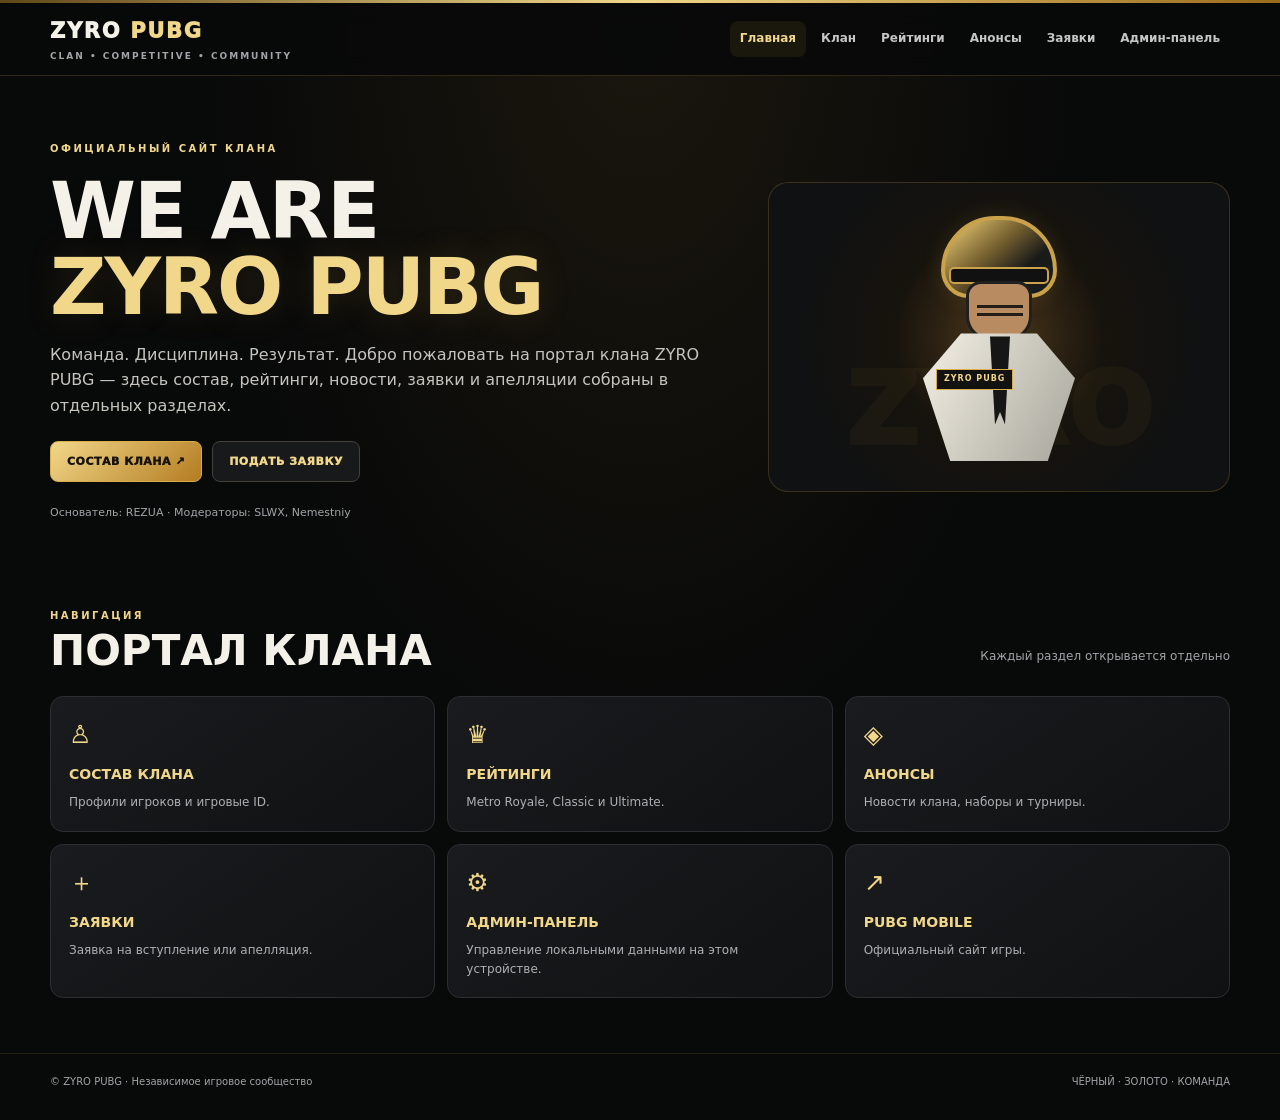
<file: index.html>
<!doctype html><html lang="ru"><head><meta charset="utf-8"><meta name="viewport" content="width=device-width,initial-scale=1"><meta name="theme-color" content="#080909"><title>Главная — ZYRO PUBG</title><meta name="description" content="Официальный сайт клана ZYRO PUBG"><style>
:root{--bg:#080909;--panel:#121416;--panel2:#191b1e;--line:#2c2e31;--gold:#d8ad4a;--gold2:#f1d789;--text:#f4f1e8;--muted:#a2a4a8;--red:#d85d51;--green:#62d5a0}
*{box-sizing:border-box}html{scroll-behavior:smooth}body{margin:0;background:radial-gradient(ellipse at top,#1b170e 0,#080909 48%);color:var(--text);font:15px/1.6 system-ui,-apple-system,BlinkMacSystemFont,"Segoe UI",sans-serif}a{color:inherit;text-decoration:none}button,input,textarea,select{font:inherit}.wrap{width:min(1180px,calc(100% - 28px));margin:auto}.topline{height:3px;background:linear-gradient(90deg,#604719,var(--gold2),#9b6b1d)}header{position:sticky;top:0;z-index:20;background:#080909ed;backdrop-filter:blur(12px);border-bottom:1px solid #d8ad4a30}.nav{min-height:72px;display:flex;align-items:center;justify-content:space-between;gap:16px}.brand{font-size:21px;font-weight:1000;letter-spacing:1.7px}.brand span{color:var(--gold2)}.brand small{display:block;font-size:9px;letter-spacing:2px;color:var(--muted);font-weight:700}.navlinks{display:flex;gap:5px;align-items:center;flex-wrap:wrap}.navlinks a{padding:8px 10px;border-radius:8px;color:#c6c6c6;font-size:12px;font-weight:800}.navlinks a:hover,.navlinks a.active{background:#d8ad4a16;color:var(--gold2)}.menu-btn{display:none;background:#191b1e;border:1px solid var(--line);color:var(--gold2);border-radius:8px;padding:8px 10px}.hero{display:grid;grid-template-columns:1.2fr .8fr;gap:25px;align-items:center;padding:65px 0 50px;min-height:450px}.eyebrow{color:var(--gold2);font-size:10px;letter-spacing:2.5px;font-weight:900}.hero h1{font-size:clamp(42px,7vw,78px);line-height:.98;letter-spacing:-2px;margin:16px 0}.hero h1 span{color:var(--gold2);text-shadow:0 0 35px #d8ad4a25}.lead{color:#c5c4bf;max-width:650px;font-size:16px}.actions{display:flex;gap:10px;flex-wrap:wrap;margin:22px 0}.btn{display:inline-flex;align-items:center;justify-content:center;border:1px solid var(--gold);background:linear-gradient(135deg,var(--gold2),#b47c21);color:#171208;padding:11px 16px;border-radius:8px;font-size:11px;font-weight:1000;letter-spacing:.5px;cursor:pointer}.btn.ghost,.btn.secondary{background:#17191b;color:var(--gold2);border-color:#45403a}.form-note,.muted{font-size:11px;color:var(--muted)}.hero-art{min-height:310px;display:grid;place-items:center;border:1px solid #d8ad4a35;border-radius:20px;background:radial-gradient(circle,#4b371b 0,#17130d 38%,#101112 72%);overflow:hidden;position:relative}.hero-art:before{content:"ZYRO";font-size:100px;font-weight:1000;color:#d8ad4a0c;position:absolute;bottom:0}.fighter{width:190px;height:265px;position:relative;z-index:1}.helmet{position:absolute;top:12px;left:37px;width:116px;height:82px;border-radius:55px 55px 28px 28px;background:linear-gradient(140deg,#f5d77b,#76602f 42%,#191a1a 70%);border:4px solid #c9a249;box-shadow:0 0 22px #d8ad4a25}.helmet:after{content:"";position:absolute;left:4px;right:4px;bottom:10px;height:13px;background:#111;border:2px solid #c9a249;border-radius:5px}.face{position:absolute;top:77px;left:62px;width:66px;height:60px;background:#b98b61;border-radius:15px 15px 25px 25px;border:3px solid #202020}.face:after{content:"";position:absolute;top:21px;left:8px;width:46px;height:5px;border-top:3px solid #211d19;border-bottom:3px solid #211d19}.shirt{position:absolute;top:129px;left:19px;width:152px;height:128px;background:linear-gradient(120deg,#f4f0e5,#a7a49b);clip-path:polygon(25% 0,75% 0,100% 35%,82% 100%,18% 100%,0 35%);border:0}.tie{position:absolute;top:132px;left:86px;width:20px;height:88px;background:#161616;clip-path:polygon(0 0,100% 0,75% 100%,50% 86%,25% 100%)}.badge{position:absolute;top:165px;left:32px;background:#121212;color:var(--gold2);border:1px solid var(--gold);padding:3px 7px;font-size:8px;font-weight:900;letter-spacing:1px}.section{padding:25px 0 55px}.section-title{display:flex;justify-content:space-between;align-items:end;gap:15px;margin-bottom:18px}.section-title h2,.pagehead h1{margin:4px 0;font-size:clamp(27px,4vw,42px);line-height:1.1}.section-title p,.pagehead p{color:var(--muted);font-size:12px}.grid{display:grid;grid-template-columns:repeat(3,1fr);gap:12px}.tile,.panel,.player-button,.profile-card,.stat{border:1px solid var(--line);border-radius:13px;background:linear-gradient(145deg,#191b1e,#101112);padding:18px}.tile{transition:transform .2s,border-color .2s}.tile:hover{transform:translateY(-3px);border-color:#94722e}.ico{color:var(--gold2);font-size:25px}.tile h3{margin:8px 0;color:var(--gold2);font-size:14px}.tile p{margin:0;color:#aeb0b2;font-size:12px}.footer{border-top:1px solid #d8ad4a20;color:var(--muted);font-size:10px;padding:20px 0 30px}.footer .wrap{display:flex;justify-content:space-between;gap:10px;flex-wrap:wrap}.pagehead{padding:42px 0 22px}.pagehead p{max-width:750px;font-size:13px}.roster-layout{display:grid;grid-template-columns:300px 1fr;gap:14px}.roster-list{display:grid;gap:8px;align-content:start}.player-button{width:100%;text-align:left;display:flex;align-items:center;justify-content:space-between;color:var(--text);cursor:pointer}.player-button.active,.player-button:hover{border-color:var(--gold);background:#2a2212}.player-button small{display:block;color:var(--muted)}.player-button b{color:var(--gold2)}.profile-card{display:grid;grid-template-columns:190px 1fr;gap:20px;align-items:center;min-height:300px;animation:appear .3s ease}.profile-card .hero-art{min-height:260px}.profile-card h2{color:var(--gold2);font-size:28px;margin:5px 0}.profile-card .id{display:inline-block;background:#0b0c0d;border:1px solid var(--line);padding:8px 10px;border-radius:7px;font-family:monospace}.stats{display:grid;grid-template-columns:repeat(3,1fr);gap:10px;margin:18px 0}.stat strong{display:block;color:var(--gold2);font-size:21px}.stat span{font-size:10px;color:var(--muted)}.table-wrap{overflow:auto;border:1px solid var(--line);border-radius:10px}table{border-collapse:collapse;width:100%;min-width:560px;background:#111314}th,td{text-align:left;padding:12px;border-bottom:1px solid var(--line);font-size:12px}th{color:var(--gold2);font-size:10px;text-transform:uppercase;letter-spacing:1px}td{color:#ddd}.rank{color:var(--gold2);font-weight:900}.news-list{display:grid;gap:12px}.news-card{padding:18px;border:1px solid var(--line);border-radius:12px;background:linear-gradient(135deg,#1b1b19,#101112)}.news-card h3{margin:5px 0;color:var(--gold2)}.news-card p{color:#c2c2c0;font-size:13px}.tag{display:inline-block;border:1px solid #705827;background:#d8ad4a12;color:var(--gold2);padding:3px 8px;border-radius:5px;font-size:9px;font-weight:900}.form-grid{display:grid;grid-template-columns:1fr 1fr;gap:12px}.field{display:grid;gap:5px;margin-bottom:13px}.field label{font-size:11px;color:var(--gold2);font-weight:800}.field input,.field textarea,.field select{width:100%;background:#090a0b;border:1px solid #3a3b3d;color:var(--text);border-radius:8px;padding:11px;outline:none}.field textarea{min-height:100px;resize:vertical}.field input:focus,.field textarea:focus,.field select:focus{border-color:var(--gold)}.notice{padding:12px;background:#292111;border:1px solid #6c5427;color:#ddca94;border-radius:9px;font-size:11px;margin:12px 0}.hidden{display:none!important}.admin-layout{display:grid;grid-template-columns:220px 1fr;gap:14px}.admin-nav{display:grid;gap:7px;align-content:start}.admin-nav button{background:#17191b;border:1px solid var(--line);border-radius:8px;padding:10px;text-align:left;color:var(--text);cursor:pointer}.admin-nav button.active{border-color:var(--gold);color:var(--gold2)}.admin-view{display:none}.admin-view.active{display:block}.toast{padding:10px;color:var(--green);font-size:12px}.profile-mini{display:flex;gap:10px;align-items:center}.profile-mini .fighter{transform:scale(.45);transform-origin:top left;margin-right:-90px;margin-bottom:-140px}.empty{padding:22px;text-align:center;color:var(--muted);border:1px dashed var(--line);border-radius:10px}@keyframes appear{from{opacity:0;transform:translateY(8px)}to{opacity:1;transform:translateY(0)}}@media(max-width:780px){.nav{padding:10px 0;flex-wrap:wrap}.menu-btn{display:block}.navlinks{display:none;width:100%;flex-direction:column;align-items:stretch}.navlinks.open{display:flex}.navlinks a{padding:11px}.hero{grid-template-columns:1fr;padding-top:35px}.hero-art{min-height:280px}.grid{grid-template-columns:1fr 1fr}.roster-layout,.admin-layout{grid-template-columns:1fr}.profile-card{grid-template-columns:1fr}.profile-card .hero-art{min-height:220px}.form-grid{grid-template-columns:1fr}.stats{grid-template-columns:1fr 1fr}}@media(max-width:450px){.grid{grid-template-columns:1fr}.hero h1{font-size:46px}.section-title{align-items:start;flex-direction:column}.footer .wrap{flex-direction:column}}
</style></head><body><div class="topline"></div><header><div class="wrap nav"><a class="brand" href="index.html">ZYRO <span>PUBG</span><small>CLAN • COMPETITIVE • COMMUNITY</small></a><button class="menu-btn" aria-label="Открыть меню" onclick="document.querySelector('.navlinks').classList.toggle('open')">☰ МЕНЮ</button><nav class="navlinks"><a href="index.html" class="active">Главная</a><a href="clan.html" class="">Клан</a><a href="ratings.html" class="">Рейтинги</a><a href="news.html" class="">Анонсы</a><a href="apply.html" class="">Заявки</a><a href="admin.html" class="">Админ-панель</a></nav></div></header><main><section class="wrap hero"><div><div class="eyebrow">ОФИЦИАЛЬНЫЙ САЙТ КЛАНА</div><h1>WE ARE<br><span>ZYRO PUBG</span></h1><p class="lead">Команда. Дисциплина. Результат. Добро пожаловать на портал клана ZYRO PUBG — здесь состав, рейтинги, новости, заявки и апелляции собраны в отдельных разделах.</p><div class="actions"><a class="btn" href="clan.html">СОСТАВ КЛАНА ↗</a><a class="btn ghost" href="apply.html">ПОДАТЬ ЗАЯВКУ</a></div><p class="form-note">Основатель: REZUA · Модераторы: SLWX, Nemestniy</p></div><div class="hero-art"><div class="fighter" aria-label="Стилизованный персонаж ZYRO"><div class="helmet"></div><div class="face"></div><div class="shirt"></div><div class="tie"></div><div class="badge">ZYRO PUBG</div></div></div></section><section class="wrap section"><div class="section-title"><div><div class="eyebrow">НАВИГАЦИЯ</div><h2>ПОРТАЛ КЛАНА</h2></div><p>Каждый раздел открывается отдельно</p></div><div class="grid"><a class="tile" href="clan.html"><div class="ico">♙</div><h3>СОСТАВ КЛАНА</h3><p>Профили игроков и игровые ID.</p></a><a class="tile" href="ratings.html"><div class="ico">♛</div><h3>РЕЙТИНГИ</h3><p>Metro Royale, Classic и Ultimate.</p></a><a class="tile" href="news.html"><div class="ico">◈</div><h3>АНОНСЫ</h3><p>Новости клана, наборы и турниры.</p></a><a class="tile" href="apply.html"><div class="ico">＋</div><h3>ЗАЯВКИ</h3><p>Заявка на вступление или апелляция.</p></a><a class="tile" href="admin.html"><div class="ico">⚙</div><h3>АДМИН-ПАНЕЛЬ</h3><p>Управление локальными данными на этом устройстве.</p></a><a class="tile" href="https://www.pubgmobile.com/" target="_blank" rel="noopener"><div class="ico">↗</div><h3>PUBG MOBILE</h3><p>Официальный сайт игры.</p></a></div></section></main><footer class="footer"><div class="wrap"><span>© ZYRO PUBG · Независимое игровое сообщество</span><span>ЧЁРНЫЙ · ЗОЛОТО · КОМАНДА</span></div></footer><script></script></body></html>
</file>
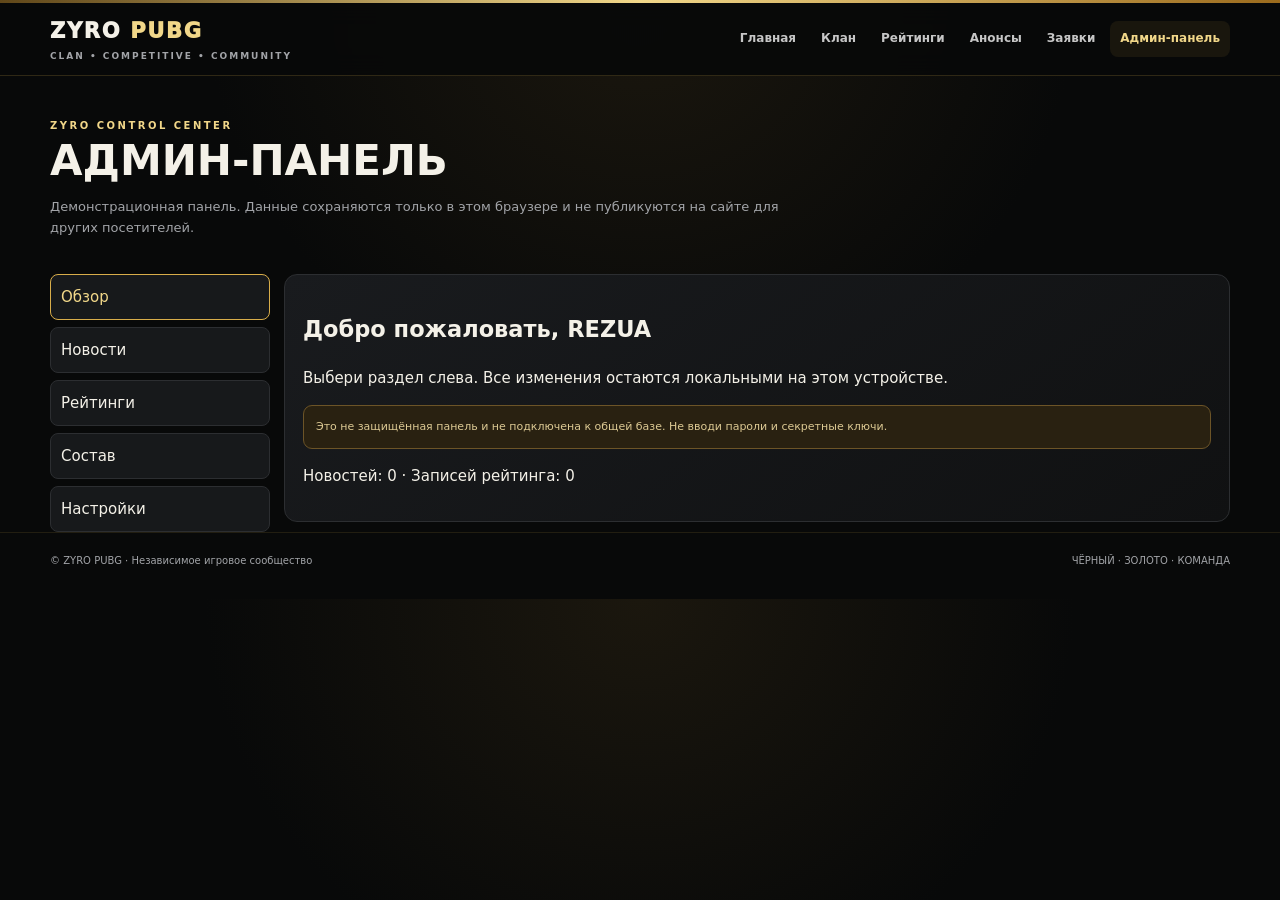
<file: admin.html>
<!doctype html><html lang="ru"><head><meta charset="utf-8"><meta name="viewport" content="width=device-width,initial-scale=1"><meta name="theme-color" content="#080909"><title>Админ-панель — ZYRO PUBG</title><meta name="description" content="Демонстрационная панель ZYRO PUBG"><style>
:root{--bg:#080909;--panel:#121416;--panel2:#191b1e;--line:#2c2e31;--gold:#d8ad4a;--gold2:#f1d789;--text:#f4f1e8;--muted:#a2a4a8;--red:#d85d51;--green:#62d5a0}
*{box-sizing:border-box}html{scroll-behavior:smooth}body{margin:0;background:radial-gradient(ellipse at top,#1b170e 0,#080909 48%);color:var(--text);font:15px/1.6 system-ui,-apple-system,BlinkMacSystemFont,"Segoe UI",sans-serif}a{color:inherit;text-decoration:none}button,input,textarea,select{font:inherit}.wrap{width:min(1180px,calc(100% - 28px));margin:auto}.topline{height:3px;background:linear-gradient(90deg,#604719,var(--gold2),#9b6b1d)}header{position:sticky;top:0;z-index:20;background:#080909ed;backdrop-filter:blur(12px);border-bottom:1px solid #d8ad4a30}.nav{min-height:72px;display:flex;align-items:center;justify-content:space-between;gap:16px}.brand{font-size:21px;font-weight:1000;letter-spacing:1.7px}.brand span{color:var(--gold2)}.brand small{display:block;font-size:9px;letter-spacing:2px;color:var(--muted);font-weight:700}.navlinks{display:flex;gap:5px;align-items:center;flex-wrap:wrap}.navlinks a{padding:8px 10px;border-radius:8px;color:#c6c6c6;font-size:12px;font-weight:800}.navlinks a:hover,.navlinks a.active{background:#d8ad4a16;color:var(--gold2)}.menu-btn{display:none;background:#191b1e;border:1px solid var(--line);color:var(--gold2);border-radius:8px;padding:8px 10px}.hero{display:grid;grid-template-columns:1.2fr .8fr;gap:25px;align-items:center;padding:65px 0 50px;min-height:450px}.eyebrow{color:var(--gold2);font-size:10px;letter-spacing:2.5px;font-weight:900}.hero h1{font-size:clamp(42px,7vw,78px);line-height:.98;letter-spacing:-2px;margin:16px 0}.hero h1 span{color:var(--gold2);text-shadow:0 0 35px #d8ad4a25}.lead{color:#c5c4bf;max-width:650px;font-size:16px}.actions{display:flex;gap:10px;flex-wrap:wrap;margin:22px 0}.btn{display:inline-flex;align-items:center;justify-content:center;border:1px solid var(--gold);background:linear-gradient(135deg,var(--gold2),#b47c21);color:#171208;padding:11px 16px;border-radius:8px;font-size:11px;font-weight:1000;letter-spacing:.5px;cursor:pointer}.btn.ghost,.btn.secondary{background:#17191b;color:var(--gold2);border-color:#45403a}.form-note,.muted{font-size:11px;color:var(--muted)}.hero-art{min-height:310px;display:grid;place-items:center;border:1px solid #d8ad4a35;border-radius:20px;background:radial-gradient(circle,#4b371b 0,#17130d 38%,#101112 72%);overflow:hidden;position:relative}.hero-art:before{content:"ZYRO";font-size:100px;font-weight:1000;color:#d8ad4a0c;position:absolute;bottom:0}.fighter{width:190px;height:265px;position:relative;z-index:1}.helmet{position:absolute;top:12px;left:37px;width:116px;height:82px;border-radius:55px 55px 28px 28px;background:linear-gradient(140deg,#f5d77b,#76602f 42%,#191a1a 70%);border:4px solid #c9a249;box-shadow:0 0 22px #d8ad4a25}.helmet:after{content:"";position:absolute;left:4px;right:4px;bottom:10px;height:13px;background:#111;border:2px solid #c9a249;border-radius:5px}.face{position:absolute;top:77px;left:62px;width:66px;height:60px;background:#b98b61;border-radius:15px 15px 25px 25px;border:3px solid #202020}.face:after{content:"";position:absolute;top:21px;left:8px;width:46px;height:5px;border-top:3px solid #211d19;border-bottom:3px solid #211d19}.shirt{position:absolute;top:129px;left:19px;width:152px;height:128px;background:linear-gradient(120deg,#f4f0e5,#a7a49b);clip-path:polygon(25% 0,75% 0,100% 35%,82% 100%,18% 100%,0 35%);border:0}.tie{position:absolute;top:132px;left:86px;width:20px;height:88px;background:#161616;clip-path:polygon(0 0,100% 0,75% 100%,50% 86%,25% 100%)}.badge{position:absolute;top:165px;left:32px;background:#121212;color:var(--gold2);border:1px solid var(--gold);padding:3px 7px;font-size:8px;font-weight:900;letter-spacing:1px}.section{padding:25px 0 55px}.section-title{display:flex;justify-content:space-between;align-items:end;gap:15px;margin-bottom:18px}.section-title h2,.pagehead h1{margin:4px 0;font-size:clamp(27px,4vw,42px);line-height:1.1}.section-title p,.pagehead p{color:var(--muted);font-size:12px}.grid{display:grid;grid-template-columns:repeat(3,1fr);gap:12px}.tile,.panel,.player-button,.profile-card,.stat{border:1px solid var(--line);border-radius:13px;background:linear-gradient(145deg,#191b1e,#101112);padding:18px}.tile{transition:transform .2s,border-color .2s}.tile:hover{transform:translateY(-3px);border-color:#94722e}.ico{color:var(--gold2);font-size:25px}.tile h3{margin:8px 0;color:var(--gold2);font-size:14px}.tile p{margin:0;color:#aeb0b2;font-size:12px}.footer{border-top:1px solid #d8ad4a20;color:var(--muted);font-size:10px;padding:20px 0 30px}.footer .wrap{display:flex;justify-content:space-between;gap:10px;flex-wrap:wrap}.pagehead{padding:42px 0 22px}.pagehead p{max-width:750px;font-size:13px}.roster-layout{display:grid;grid-template-columns:300px 1fr;gap:14px}.roster-list{display:grid;gap:8px;align-content:start}.player-button{width:100%;text-align:left;display:flex;align-items:center;justify-content:space-between;color:var(--text);cursor:pointer}.player-button.active,.player-button:hover{border-color:var(--gold);background:#2a2212}.player-button small{display:block;color:var(--muted)}.player-button b{color:var(--gold2)}.profile-card{display:grid;grid-template-columns:190px 1fr;gap:20px;align-items:center;min-height:300px;animation:appear .3s ease}.profile-card .hero-art{min-height:260px}.profile-card h2{color:var(--gold2);font-size:28px;margin:5px 0}.profile-card .id{display:inline-block;background:#0b0c0d;border:1px solid var(--line);padding:8px 10px;border-radius:7px;font-family:monospace}.stats{display:grid;grid-template-columns:repeat(3,1fr);gap:10px;margin:18px 0}.stat strong{display:block;color:var(--gold2);font-size:21px}.stat span{font-size:10px;color:var(--muted)}.table-wrap{overflow:auto;border:1px solid var(--line);border-radius:10px}table{border-collapse:collapse;width:100%;min-width:560px;background:#111314}th,td{text-align:left;padding:12px;border-bottom:1px solid var(--line);font-size:12px}th{color:var(--gold2);font-size:10px;text-transform:uppercase;letter-spacing:1px}td{color:#ddd}.rank{color:var(--gold2);font-weight:900}.news-list{display:grid;gap:12px}.news-card{padding:18px;border:1px solid var(--line);border-radius:12px;background:linear-gradient(135deg,#1b1b19,#101112)}.news-card h3{margin:5px 0;color:var(--gold2)}.news-card p{color:#c2c2c0;font-size:13px}.tag{display:inline-block;border:1px solid #705827;background:#d8ad4a12;color:var(--gold2);padding:3px 8px;border-radius:5px;font-size:9px;font-weight:900}.form-grid{display:grid;grid-template-columns:1fr 1fr;gap:12px}.field{display:grid;gap:5px;margin-bottom:13px}.field label{font-size:11px;color:var(--gold2);font-weight:800}.field input,.field textarea,.field select{width:100%;background:#090a0b;border:1px solid #3a3b3d;color:var(--text);border-radius:8px;padding:11px;outline:none}.field textarea{min-height:100px;resize:vertical}.field input:focus,.field textarea:focus,.field select:focus{border-color:var(--gold)}.notice{padding:12px;background:#292111;border:1px solid #6c5427;color:#ddca94;border-radius:9px;font-size:11px;margin:12px 0}.hidden{display:none!important}.admin-layout{display:grid;grid-template-columns:220px 1fr;gap:14px}.admin-nav{display:grid;gap:7px;align-content:start}.admin-nav button{background:#17191b;border:1px solid var(--line);border-radius:8px;padding:10px;text-align:left;color:var(--text);cursor:pointer}.admin-nav button.active{border-color:var(--gold);color:var(--gold2)}.admin-view{display:none}.admin-view.active{display:block}.toast{padding:10px;color:var(--green);font-size:12px}.profile-mini{display:flex;gap:10px;align-items:center}.profile-mini .fighter{transform:scale(.45);transform-origin:top left;margin-right:-90px;margin-bottom:-140px}.empty{padding:22px;text-align:center;color:var(--muted);border:1px dashed var(--line);border-radius:10px}@keyframes appear{from{opacity:0;transform:translateY(8px)}to{opacity:1;transform:translateY(0)}}@media(max-width:780px){.nav{padding:10px 0;flex-wrap:wrap}.menu-btn{display:block}.navlinks{display:none;width:100%;flex-direction:column;align-items:stretch}.navlinks.open{display:flex}.navlinks a{padding:11px}.hero{grid-template-columns:1fr;padding-top:35px}.hero-art{min-height:280px}.grid{grid-template-columns:1fr 1fr}.roster-layout,.admin-layout{grid-template-columns:1fr}.profile-card{grid-template-columns:1fr}.profile-card .hero-art{min-height:220px}.form-grid{grid-template-columns:1fr}.stats{grid-template-columns:1fr 1fr}}@media(max-width:450px){.grid{grid-template-columns:1fr}.hero h1{font-size:46px}.section-title{align-items:start;flex-direction:column}.footer .wrap{flex-direction:column}}
</style></head><body><div class="topline"></div><header><div class="wrap nav"><a class="brand" href="index.html">ZYRO <span>PUBG</span><small>CLAN • COMPETITIVE • COMMUNITY</small></a><button class="menu-btn" aria-label="Открыть меню" onclick="document.querySelector('.navlinks').classList.toggle('open')">☰ МЕНЮ</button><nav class="navlinks"><a href="index.html" class="">Главная</a><a href="clan.html" class="">Клан</a><a href="ratings.html" class="">Рейтинги</a><a href="news.html" class="">Анонсы</a><a href="apply.html" class="">Заявки</a><a href="admin.html" class="active">Админ-панель</a></nav></div></header><main><section class="wrap"><div class="pagehead"><div class="eyebrow">ZYRO CONTROL CENTER</div><h1>АДМИН-ПАНЕЛЬ</h1><p>Демонстрационная панель. Данные сохраняются только в этом браузере и не публикуются на сайте для других посетителей.</p></div><div class="admin-layout"><nav class="admin-nav"><button class="active" onclick="view('dashboard',this)">Обзор</button><button onclick="view('news',this)">Новости</button><button onclick="view('ratings',this)">Рейтинги</button><button onclick="view('team',this)">Состав</button><button onclick="view('settings',this)">Настройки</button></nav><div><section class="panel admin-view active" id="view-dashboard"><h2>Добро пожаловать, REZUA</h2><p>Выбери раздел слева. Все изменения остаются локальными на этом устройстве.</p><div class="notice">Это не защищённая панель и не подключена к общей базе. Не вводи пароли и секретные ключи.</div><p id="admin-summary"></p></section><section class="panel admin-view" id="view-news"><h2>Добавить новость</h2><form onsubmit="addNews(event)"><div class="field"><label>Заголовок</label><input id="news-title" required maxlength="90"></div><div class="field"><label>Текст</label><textarea id="news-text" required maxlength="600"></textarea></div><button class="btn">СОХРАНИТЬ В БРАУЗЕРЕ</button></form><div id="news-items"></div></section><section class="panel admin-view" id="view-ratings"><h2>Добавить игрока в рейтинг</h2><form onsubmit="addRating(event)"><div class="field"><label>Игрок</label><input id="rate-name" required></div><div class="field"><label>Режим</label><select id="rate-mode"><option>Metro Royale</option><option>Classic</option><option>Ultimate</option></select></div><div class="field"><label>Очки</label><input id="rate-points" type="number" required></div><button class="btn">ДОБАВИТЬ</button></form><div id="rating-items"></div></section><section class="panel admin-view" id="view-team"><h2>Состав клана</h2><p>REZUA — Основатель · SLWX и Nemestniy — Модераторы</p><p class="muted">Редактирование общего состава потребует подключения backend.</p></section><section class="panel admin-view" id="view-settings"><h2>Настройки</h2><button class="btn ghost" onclick="exportData()">ЭКСПОРТ JSON</button> <button class="btn ghost" onclick="clearData()">ОЧИСТИТЬ ЛОКАЛЬНЫЕ ДАННЫЕ</button><p class="muted">Эта версия не имеет настоящей авторизации.</p></section></div></div></section></main><footer class="footer"><div class="wrap"><span>© ZYRO PUBG · Независимое игровое сообщество</span><span>ЧЁРНЫЙ · ЗОЛОТО · КОМАНДА</span></div></footer><script>let store={news:[],ratings:[]};try{store=JSON.parse(localStorage.getItem("zyro-site-admin")||'{"news":[],"ratings":[]}')}catch(e){}function persist(){localStorage.setItem("zyro-site-admin",JSON.stringify(store));render()}function view(name,btn){document.querySelectorAll(".admin-view").forEach(x=>x.classList.toggle("active",x.id==="view-"+name));document.querySelectorAll(".admin-nav button").forEach(x=>x.classList.remove("active"));btn.classList.add("active")}function addNews(e){e.preventDefault();store.news.unshift({title:document.getElementById("news-title").value,text:document.getElementById("news-text").value,date:new Date().toLocaleDateString("ru-RU")});e.target.reset();persist()}function addRating(e){e.preventDefault();store.ratings.push({name:document.getElementById("rate-name").value,mode:document.getElementById("rate-mode").value,points:Number(document.getElementById("rate-points").value)});e.target.reset();persist()}function render(){document.getElementById("admin-summary").textContent="Новостей: "+store.news.length+" · Записей рейтинга: "+store.ratings.length;document.getElementById("news-items").innerHTML=store.news.map(x=>`<article class="news-card"><b>${esc(x.title)}</b><p>${esc(x.text)}</p><small>${x.date}</small></article>`).join("")||'<p class="empty">Пока нет новостей</p>';document.getElementById("rating-items").innerHTML=store.ratings.map(x=>`<p>${esc(x.mode)} · ${esc(x.name)} — ${x.points} очков</p>`).join("")||'<p class="empty">Пока нет записей</p>'}function esc(s){return String(s).replace(/[&<>"]/g,c=>({"&":"&amp;","<":"&lt;",">":"&gt;",'"':"&quot;"}[c]))}function exportData(){const a=document.createElement("a");a.href=URL.createObjectURL(new Blob([JSON.stringify(store,null,2)],{type:"application/json"}));a.download="zyro-data.json";a.click();URL.revokeObjectURL(a.href)}function clearData(){if(confirm("Очистить локальные новости и рейтинги?")){store={news:[],ratings:[]};persist()}}render();</script></body></html>
</file>
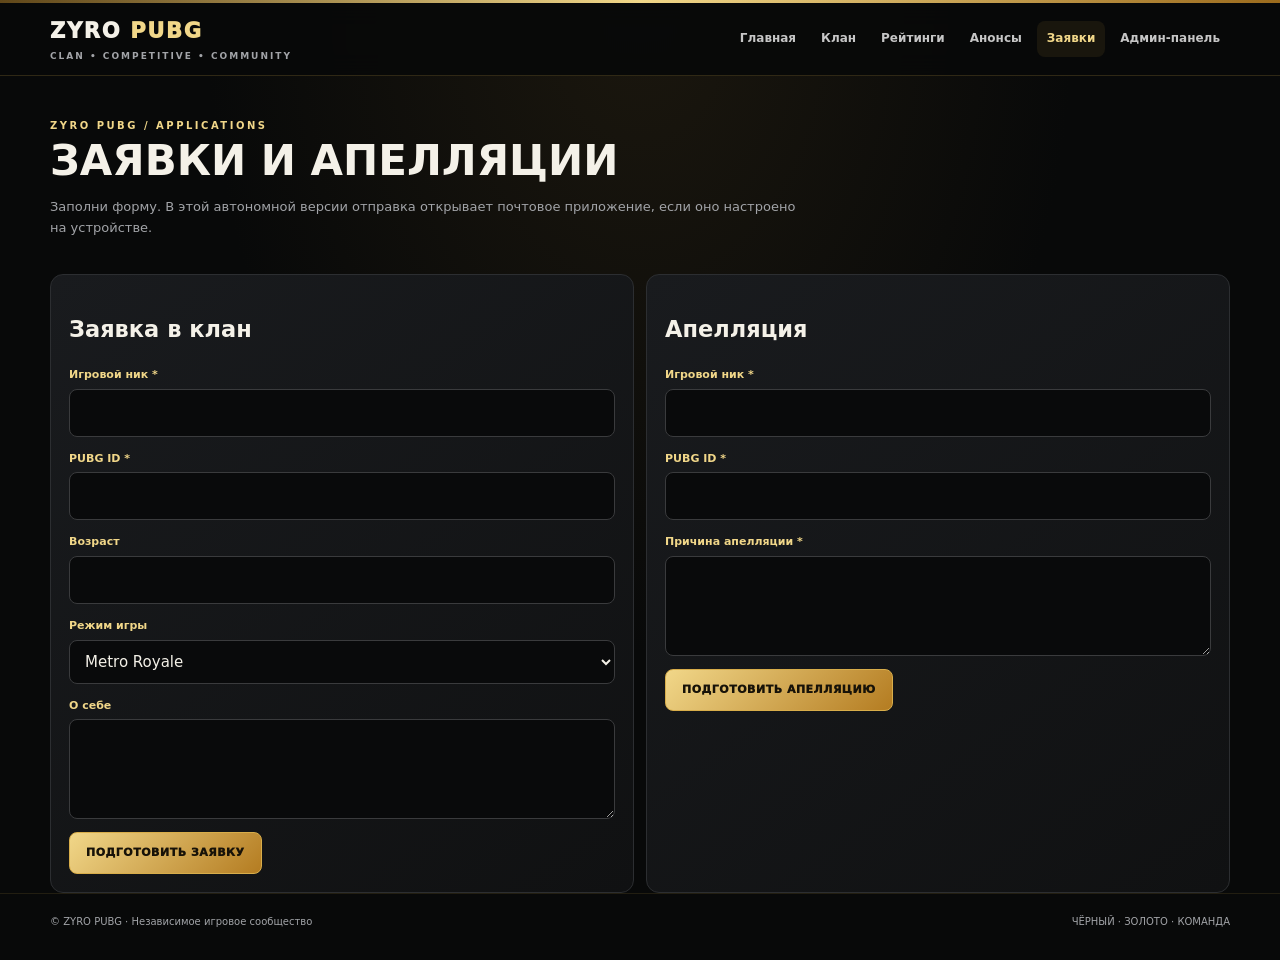
<file: apply.html>
<!doctype html><html lang="ru"><head><meta charset="utf-8"><meta name="viewport" content="width=device-width,initial-scale=1"><meta name="theme-color" content="#080909"><title>Заявки — ZYRO PUBG</title><meta name="description" content="Заявки и апелляции ZYRO PUBG"><style>
:root{--bg:#080909;--panel:#121416;--panel2:#191b1e;--line:#2c2e31;--gold:#d8ad4a;--gold2:#f1d789;--text:#f4f1e8;--muted:#a2a4a8;--red:#d85d51;--green:#62d5a0}
*{box-sizing:border-box}html{scroll-behavior:smooth}body{margin:0;background:radial-gradient(ellipse at top,#1b170e 0,#080909 48%);color:var(--text);font:15px/1.6 system-ui,-apple-system,BlinkMacSystemFont,"Segoe UI",sans-serif}a{color:inherit;text-decoration:none}button,input,textarea,select{font:inherit}.wrap{width:min(1180px,calc(100% - 28px));margin:auto}.topline{height:3px;background:linear-gradient(90deg,#604719,var(--gold2),#9b6b1d)}header{position:sticky;top:0;z-index:20;background:#080909ed;backdrop-filter:blur(12px);border-bottom:1px solid #d8ad4a30}.nav{min-height:72px;display:flex;align-items:center;justify-content:space-between;gap:16px}.brand{font-size:21px;font-weight:1000;letter-spacing:1.7px}.brand span{color:var(--gold2)}.brand small{display:block;font-size:9px;letter-spacing:2px;color:var(--muted);font-weight:700}.navlinks{display:flex;gap:5px;align-items:center;flex-wrap:wrap}.navlinks a{padding:8px 10px;border-radius:8px;color:#c6c6c6;font-size:12px;font-weight:800}.navlinks a:hover,.navlinks a.active{background:#d8ad4a16;color:var(--gold2)}.menu-btn{display:none;background:#191b1e;border:1px solid var(--line);color:var(--gold2);border-radius:8px;padding:8px 10px}.hero{display:grid;grid-template-columns:1.2fr .8fr;gap:25px;align-items:center;padding:65px 0 50px;min-height:450px}.eyebrow{color:var(--gold2);font-size:10px;letter-spacing:2.5px;font-weight:900}.hero h1{font-size:clamp(42px,7vw,78px);line-height:.98;letter-spacing:-2px;margin:16px 0}.hero h1 span{color:var(--gold2);text-shadow:0 0 35px #d8ad4a25}.lead{color:#c5c4bf;max-width:650px;font-size:16px}.actions{display:flex;gap:10px;flex-wrap:wrap;margin:22px 0}.btn{display:inline-flex;align-items:center;justify-content:center;border:1px solid var(--gold);background:linear-gradient(135deg,var(--gold2),#b47c21);color:#171208;padding:11px 16px;border-radius:8px;font-size:11px;font-weight:1000;letter-spacing:.5px;cursor:pointer}.btn.ghost,.btn.secondary{background:#17191b;color:var(--gold2);border-color:#45403a}.form-note,.muted{font-size:11px;color:var(--muted)}.hero-art{min-height:310px;display:grid;place-items:center;border:1px solid #d8ad4a35;border-radius:20px;background:radial-gradient(circle,#4b371b 0,#17130d 38%,#101112 72%);overflow:hidden;position:relative}.hero-art:before{content:"ZYRO";font-size:100px;font-weight:1000;color:#d8ad4a0c;position:absolute;bottom:0}.fighter{width:190px;height:265px;position:relative;z-index:1}.helmet{position:absolute;top:12px;left:37px;width:116px;height:82px;border-radius:55px 55px 28px 28px;background:linear-gradient(140deg,#f5d77b,#76602f 42%,#191a1a 70%);border:4px solid #c9a249;box-shadow:0 0 22px #d8ad4a25}.helmet:after{content:"";position:absolute;left:4px;right:4px;bottom:10px;height:13px;background:#111;border:2px solid #c9a249;border-radius:5px}.face{position:absolute;top:77px;left:62px;width:66px;height:60px;background:#b98b61;border-radius:15px 15px 25px 25px;border:3px solid #202020}.face:after{content:"";position:absolute;top:21px;left:8px;width:46px;height:5px;border-top:3px solid #211d19;border-bottom:3px solid #211d19}.shirt{position:absolute;top:129px;left:19px;width:152px;height:128px;background:linear-gradient(120deg,#f4f0e5,#a7a49b);clip-path:polygon(25% 0,75% 0,100% 35%,82% 100%,18% 100%,0 35%);border:0}.tie{position:absolute;top:132px;left:86px;width:20px;height:88px;background:#161616;clip-path:polygon(0 0,100% 0,75% 100%,50% 86%,25% 100%)}.badge{position:absolute;top:165px;left:32px;background:#121212;color:var(--gold2);border:1px solid var(--gold);padding:3px 7px;font-size:8px;font-weight:900;letter-spacing:1px}.section{padding:25px 0 55px}.section-title{display:flex;justify-content:space-between;align-items:end;gap:15px;margin-bottom:18px}.section-title h2,.pagehead h1{margin:4px 0;font-size:clamp(27px,4vw,42px);line-height:1.1}.section-title p,.pagehead p{color:var(--muted);font-size:12px}.grid{display:grid;grid-template-columns:repeat(3,1fr);gap:12px}.tile,.panel,.player-button,.profile-card,.stat{border:1px solid var(--line);border-radius:13px;background:linear-gradient(145deg,#191b1e,#101112);padding:18px}.tile{transition:transform .2s,border-color .2s}.tile:hover{transform:translateY(-3px);border-color:#94722e}.ico{color:var(--gold2);font-size:25px}.tile h3{margin:8px 0;color:var(--gold2);font-size:14px}.tile p{margin:0;color:#aeb0b2;font-size:12px}.footer{border-top:1px solid #d8ad4a20;color:var(--muted);font-size:10px;padding:20px 0 30px}.footer .wrap{display:flex;justify-content:space-between;gap:10px;flex-wrap:wrap}.pagehead{padding:42px 0 22px}.pagehead p{max-width:750px;font-size:13px}.roster-layout{display:grid;grid-template-columns:300px 1fr;gap:14px}.roster-list{display:grid;gap:8px;align-content:start}.player-button{width:100%;text-align:left;display:flex;align-items:center;justify-content:space-between;color:var(--text);cursor:pointer}.player-button.active,.player-button:hover{border-color:var(--gold);background:#2a2212}.player-button small{display:block;color:var(--muted)}.player-button b{color:var(--gold2)}.profile-card{display:grid;grid-template-columns:190px 1fr;gap:20px;align-items:center;min-height:300px;animation:appear .3s ease}.profile-card .hero-art{min-height:260px}.profile-card h2{color:var(--gold2);font-size:28px;margin:5px 0}.profile-card .id{display:inline-block;background:#0b0c0d;border:1px solid var(--line);padding:8px 10px;border-radius:7px;font-family:monospace}.stats{display:grid;grid-template-columns:repeat(3,1fr);gap:10px;margin:18px 0}.stat strong{display:block;color:var(--gold2);font-size:21px}.stat span{font-size:10px;color:var(--muted)}.table-wrap{overflow:auto;border:1px solid var(--line);border-radius:10px}table{border-collapse:collapse;width:100%;min-width:560px;background:#111314}th,td{text-align:left;padding:12px;border-bottom:1px solid var(--line);font-size:12px}th{color:var(--gold2);font-size:10px;text-transform:uppercase;letter-spacing:1px}td{color:#ddd}.rank{color:var(--gold2);font-weight:900}.news-list{display:grid;gap:12px}.news-card{padding:18px;border:1px solid var(--line);border-radius:12px;background:linear-gradient(135deg,#1b1b19,#101112)}.news-card h3{margin:5px 0;color:var(--gold2)}.news-card p{color:#c2c2c0;font-size:13px}.tag{display:inline-block;border:1px solid #705827;background:#d8ad4a12;color:var(--gold2);padding:3px 8px;border-radius:5px;font-size:9px;font-weight:900}.form-grid{display:grid;grid-template-columns:1fr 1fr;gap:12px}.field{display:grid;gap:5px;margin-bottom:13px}.field label{font-size:11px;color:var(--gold2);font-weight:800}.field input,.field textarea,.field select{width:100%;background:#090a0b;border:1px solid #3a3b3d;color:var(--text);border-radius:8px;padding:11px;outline:none}.field textarea{min-height:100px;resize:vertical}.field input:focus,.field textarea:focus,.field select:focus{border-color:var(--gold)}.notice{padding:12px;background:#292111;border:1px solid #6c5427;color:#ddca94;border-radius:9px;font-size:11px;margin:12px 0}.hidden{display:none!important}.admin-layout{display:grid;grid-template-columns:220px 1fr;gap:14px}.admin-nav{display:grid;gap:7px;align-content:start}.admin-nav button{background:#17191b;border:1px solid var(--line);border-radius:8px;padding:10px;text-align:left;color:var(--text);cursor:pointer}.admin-nav button.active{border-color:var(--gold);color:var(--gold2)}.admin-view{display:none}.admin-view.active{display:block}.toast{padding:10px;color:var(--green);font-size:12px}.profile-mini{display:flex;gap:10px;align-items:center}.profile-mini .fighter{transform:scale(.45);transform-origin:top left;margin-right:-90px;margin-bottom:-140px}.empty{padding:22px;text-align:center;color:var(--muted);border:1px dashed var(--line);border-radius:10px}@keyframes appear{from{opacity:0;transform:translateY(8px)}to{opacity:1;transform:translateY(0)}}@media(max-width:780px){.nav{padding:10px 0;flex-wrap:wrap}.menu-btn{display:block}.navlinks{display:none;width:100%;flex-direction:column;align-items:stretch}.navlinks.open{display:flex}.navlinks a{padding:11px}.hero{grid-template-columns:1fr;padding-top:35px}.hero-art{min-height:280px}.grid{grid-template-columns:1fr 1fr}.roster-layout,.admin-layout{grid-template-columns:1fr}.profile-card{grid-template-columns:1fr}.profile-card .hero-art{min-height:220px}.form-grid{grid-template-columns:1fr}.stats{grid-template-columns:1fr 1fr}}@media(max-width:450px){.grid{grid-template-columns:1fr}.hero h1{font-size:46px}.section-title{align-items:start;flex-direction:column}.footer .wrap{flex-direction:column}}
</style></head><body><div class="topline"></div><header><div class="wrap nav"><a class="brand" href="index.html">ZYRO <span>PUBG</span><small>CLAN • COMPETITIVE • COMMUNITY</small></a><button class="menu-btn" aria-label="Открыть меню" onclick="document.querySelector('.navlinks').classList.toggle('open')">☰ МЕНЮ</button><nav class="navlinks"><a href="index.html" class="">Главная</a><a href="clan.html" class="">Клан</a><a href="ratings.html" class="">Рейтинги</a><a href="news.html" class="">Анонсы</a><a href="apply.html" class="active">Заявки</a><a href="admin.html" class="">Админ-панель</a></nav></div></header><main><section class="wrap"><div class="pagehead"><div class="eyebrow">ZYRO PUBG / APPLICATIONS</div><h1>ЗАЯВКИ И АПЕЛЛЯЦИИ</h1><p>Заполни форму. В этой автономной версии отправка открывает почтовое приложение, если оно настроено на устройстве.</p></div><div class="grid" style="grid-template-columns:repeat(auto-fit,minmax(280px,1fr))"><form class="panel" onsubmit="sendForm(event,'join')"><h2>Заявка в клан</h2><div class="field"><label>Игровой ник *</label><input id="join-name" required maxlength="40"></div><div class="field"><label>PUBG ID *</label><input id="join-id" required inputmode="numeric"></div><div class="field"><label>Возраст</label><input id="join-age" type="number" min="13" max="99"></div><div class="field"><label>Режим игры</label><select id="join-mode"><option>Metro Royale</option><option>Classic</option><option>Ultimate</option><option>Несколько режимов</option></select></div><div class="field"><label>О себе</label><textarea id="join-about" maxlength="500"></textarea></div><button class="btn">ПОДГОТОВИТЬ ЗАЯВКУ</button></form><form class="panel" onsubmit="sendForm(event,'appeal')"><h2>Апелляция</h2><div class="field"><label>Игровой ник *</label><input id="appeal-name" required maxlength="40"></div><div class="field"><label>PUBG ID *</label><input id="appeal-id" required inputmode="numeric"></div><div class="field"><label>Причина апелляции *</label><textarea id="appeal-reason" required maxlength="1000"></textarea></div><button class="btn">ПОДГОТОВИТЬ АПЕЛЛЯЦИЮ</button></form></div><p id="form-status" class="notice hidden"></p></section></main><footer class="footer"><div class="wrap"><span>© ZYRO PUBG · Независимое игровое сообщество</span><span>ЧЁРНЫЙ · ЗОЛОТО · КОМАНДА</span></div></footer><script>function sendForm(e,type){e.preventDefault();const ids=type==="join"?["join-name","join-id","join-age","join-mode","join-about"]:["appeal-name","appeal-id","appeal-reason"];const vals=ids.map(id=>document.getElementById(id).value.trim());const labels=type==="join"?["Ник","PUBG ID","Возраст","Режим","О себе"]:["Ник","PUBG ID","Причина"];const body=vals.map((v,i)=>labels[i]+": "+(v||"—")).join("\n");const subject=type==="join"?"Заявка в клан ZYRO PUBG":"Апелляция ZYRO PUBG";const mail="mailto:?subject="+encodeURIComponent(subject)+"&body="+encodeURIComponent(body);const status=document.getElementById("form-status");status.textContent="Открываем почтовое приложение. Проверь адрес получателя и отправь письмо вручную.";status.classList.remove("hidden");window.location.href=mail;}</script></body></html>
</file>
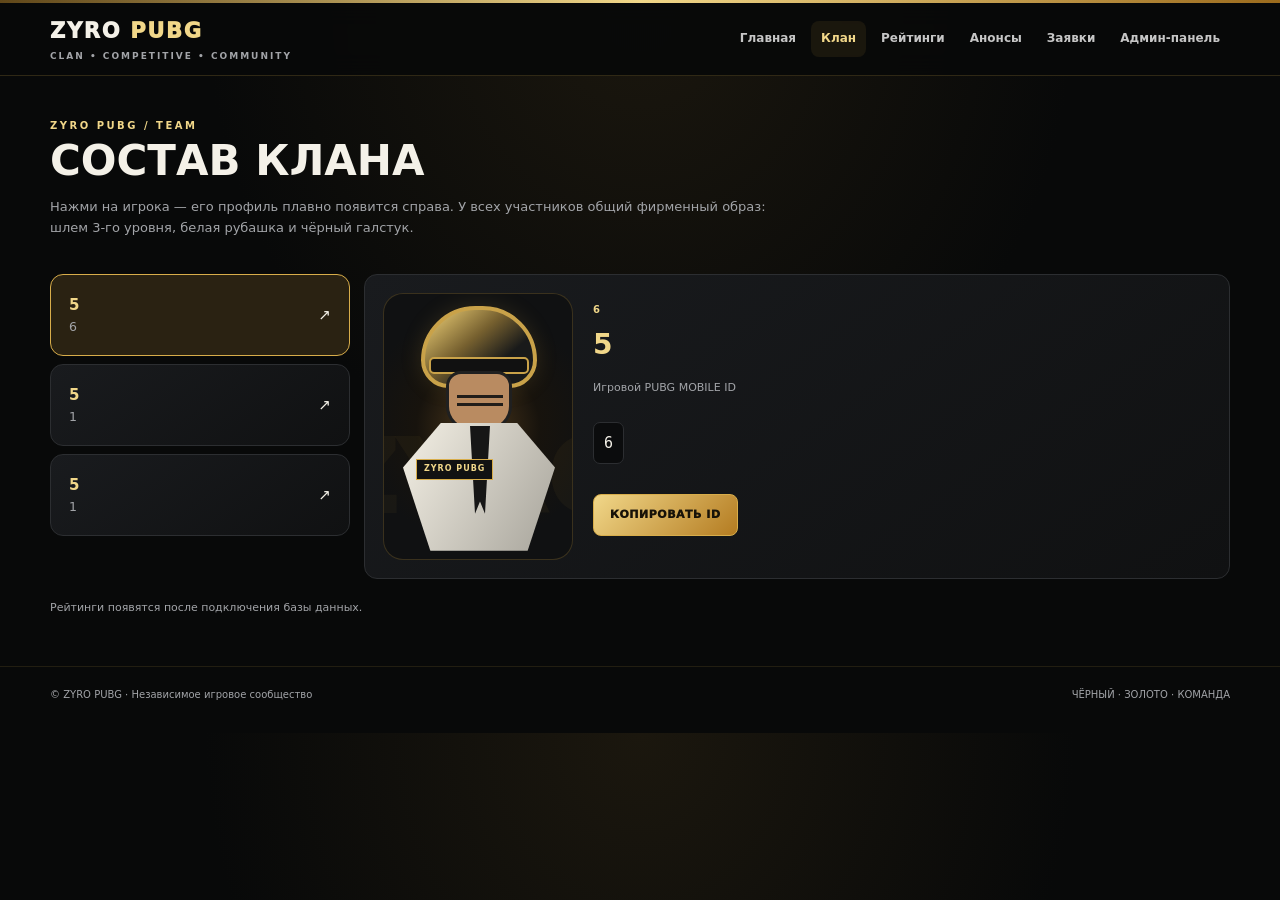
<file: clan.html>
<!doctype html><html lang="ru"><head><meta charset="utf-8"><meta name="viewport" content="width=device-width,initial-scale=1"><meta name="theme-color" content="#080909"><title>Состав клана — ZYRO PUBG</title><meta name="description" content="Состав клана ZYRO PUBG"><style>
:root{--bg:#080909;--panel:#121416;--panel2:#191b1e;--line:#2c2e31;--gold:#d8ad4a;--gold2:#f1d789;--text:#f4f1e8;--muted:#a2a4a8;--red:#d85d51;--green:#62d5a0}
*{box-sizing:border-box}html{scroll-behavior:smooth}body{margin:0;background:radial-gradient(ellipse at top,#1b170e 0,#080909 48%);color:var(--text);font:15px/1.6 system-ui,-apple-system,BlinkMacSystemFont,"Segoe UI",sans-serif}a{color:inherit;text-decoration:none}button,input,textarea,select{font:inherit}.wrap{width:min(1180px,calc(100% - 28px));margin:auto}.topline{height:3px;background:linear-gradient(90deg,#604719,var(--gold2),#9b6b1d)}header{position:sticky;top:0;z-index:20;background:#080909ed;backdrop-filter:blur(12px);border-bottom:1px solid #d8ad4a30}.nav{min-height:72px;display:flex;align-items:center;justify-content:space-between;gap:16px}.brand{font-size:21px;font-weight:1000;letter-spacing:1.7px}.brand span{color:var(--gold2)}.brand small{display:block;font-size:9px;letter-spacing:2px;color:var(--muted);font-weight:700}.navlinks{display:flex;gap:5px;align-items:center;flex-wrap:wrap}.navlinks a{padding:8px 10px;border-radius:8px;color:#c6c6c6;font-size:12px;font-weight:800}.navlinks a:hover,.navlinks a.active{background:#d8ad4a16;color:var(--gold2)}.menu-btn{display:none;background:#191b1e;border:1px solid var(--line);color:var(--gold2);border-radius:8px;padding:8px 10px}.hero{display:grid;grid-template-columns:1.2fr .8fr;gap:25px;align-items:center;padding:65px 0 50px;min-height:450px}.eyebrow{color:var(--gold2);font-size:10px;letter-spacing:2.5px;font-weight:900}.hero h1{font-size:clamp(42px,7vw,78px);line-height:.98;letter-spacing:-2px;margin:16px 0}.hero h1 span{color:var(--gold2);text-shadow:0 0 35px #d8ad4a25}.lead{color:#c5c4bf;max-width:650px;font-size:16px}.actions{display:flex;gap:10px;flex-wrap:wrap;margin:22px 0}.btn{display:inline-flex;align-items:center;justify-content:center;border:1px solid var(--gold);background:linear-gradient(135deg,var(--gold2),#b47c21);color:#171208;padding:11px 16px;border-radius:8px;font-size:11px;font-weight:1000;letter-spacing:.5px;cursor:pointer}.btn.ghost,.btn.secondary{background:#17191b;color:var(--gold2);border-color:#45403a}.form-note,.muted{font-size:11px;color:var(--muted)}.hero-art{min-height:310px;display:grid;place-items:center;border:1px solid #d8ad4a35;border-radius:20px;background:radial-gradient(circle,#4b371b 0,#17130d 38%,#101112 72%);overflow:hidden;position:relative}.hero-art:before{content:"ZYRO";font-size:100px;font-weight:1000;color:#d8ad4a0c;position:absolute;bottom:0}.fighter{width:190px;height:265px;position:relative;z-index:1}.helmet{position:absolute;top:12px;left:37px;width:116px;height:82px;border-radius:55px 55px 28px 28px;background:linear-gradient(140deg,#f5d77b,#76602f 42%,#191a1a 70%);border:4px solid #c9a249;box-shadow:0 0 22px #d8ad4a25}.helmet:after{content:"";position:absolute;left:4px;right:4px;bottom:10px;height:13px;background:#111;border:2px solid #c9a249;border-radius:5px}.face{position:absolute;top:77px;left:62px;width:66px;height:60px;background:#b98b61;border-radius:15px 15px 25px 25px;border:3px solid #202020}.face:after{content:"";position:absolute;top:21px;left:8px;width:46px;height:5px;border-top:3px solid #211d19;border-bottom:3px solid #211d19}.shirt{position:absolute;top:129px;left:19px;width:152px;height:128px;background:linear-gradient(120deg,#f4f0e5,#a7a49b);clip-path:polygon(25% 0,75% 0,100% 35%,82% 100%,18% 100%,0 35%);border:0}.tie{position:absolute;top:132px;left:86px;width:20px;height:88px;background:#161616;clip-path:polygon(0 0,100% 0,75% 100%,50% 86%,25% 100%)}.badge{position:absolute;top:165px;left:32px;background:#121212;color:var(--gold2);border:1px solid var(--gold);padding:3px 7px;font-size:8px;font-weight:900;letter-spacing:1px}.section{padding:25px 0 55px}.section-title{display:flex;justify-content:space-between;align-items:end;gap:15px;margin-bottom:18px}.section-title h2,.pagehead h1{margin:4px 0;font-size:clamp(27px,4vw,42px);line-height:1.1}.section-title p,.pagehead p{color:var(--muted);font-size:12px}.grid{display:grid;grid-template-columns:repeat(3,1fr);gap:12px}.tile,.panel,.player-button,.profile-card,.stat{border:1px solid var(--line);border-radius:13px;background:linear-gradient(145deg,#191b1e,#101112);padding:18px}.tile{transition:transform .2s,border-color .2s}.tile:hover{transform:translateY(-3px);border-color:#94722e}.ico{color:var(--gold2);font-size:25px}.tile h3{margin:8px 0;color:var(--gold2);font-size:14px}.tile p{margin:0;color:#aeb0b2;font-size:12px}.footer{border-top:1px solid #d8ad4a20;color:var(--muted);font-size:10px;padding:20px 0 30px}.footer .wrap{display:flex;justify-content:space-between;gap:10px;flex-wrap:wrap}.pagehead{padding:42px 0 22px}.pagehead p{max-width:750px;font-size:13px}.roster-layout{display:grid;grid-template-columns:300px 1fr;gap:14px}.roster-list{display:grid;gap:8px;align-content:start}.player-button{width:100%;text-align:left;display:flex;align-items:center;justify-content:space-between;color:var(--text);cursor:pointer}.player-button.active,.player-button:hover{border-color:var(--gold);background:#2a2212}.player-button small{display:block;color:var(--muted)}.player-button b{color:var(--gold2)}.profile-card{display:grid;grid-template-columns:190px 1fr;gap:20px;align-items:center;min-height:300px;animation:appear .3s ease}.profile-card .hero-art{min-height:260px}.profile-card h2{color:var(--gold2);font-size:28px;margin:5px 0}.profile-card .id{display:inline-block;background:#0b0c0d;border:1px solid var(--line);padding:8px 10px;border-radius:7px;font-family:monospace}.stats{display:grid;grid-template-columns:repeat(3,1fr);gap:10px;margin:18px 0}.stat strong{display:block;color:var(--gold2);font-size:21px}.stat span{font-size:10px;color:var(--muted)}.table-wrap{overflow:auto;border:1px solid var(--line);border-radius:10px}table{border-collapse:collapse;width:100%;min-width:560px;background:#111314}th,td{text-align:left;padding:12px;border-bottom:1px solid var(--line);font-size:12px}th{color:var(--gold2);font-size:10px;text-transform:uppercase;letter-spacing:1px}td{color:#ddd}.rank{color:var(--gold2);font-weight:900}.news-list{display:grid;gap:12px}.news-card{padding:18px;border:1px solid var(--line);border-radius:12px;background:linear-gradient(135deg,#1b1b19,#101112)}.news-card h3{margin:5px 0;color:var(--gold2)}.news-card p{color:#c2c2c0;font-size:13px}.tag{display:inline-block;border:1px solid #705827;background:#d8ad4a12;color:var(--gold2);padding:3px 8px;border-radius:5px;font-size:9px;font-weight:900}.form-grid{display:grid;grid-template-columns:1fr 1fr;gap:12px}.field{display:grid;gap:5px;margin-bottom:13px}.field label{font-size:11px;color:var(--gold2);font-weight:800}.field input,.field textarea,.field select{width:100%;background:#090a0b;border:1px solid #3a3b3d;color:var(--text);border-radius:8px;padding:11px;outline:none}.field textarea{min-height:100px;resize:vertical}.field input:focus,.field textarea:focus,.field select:focus{border-color:var(--gold)}.notice{padding:12px;background:#292111;border:1px solid #6c5427;color:#ddca94;border-radius:9px;font-size:11px;margin:12px 0}.hidden{display:none!important}.admin-layout{display:grid;grid-template-columns:220px 1fr;gap:14px}.admin-nav{display:grid;gap:7px;align-content:start}.admin-nav button{background:#17191b;border:1px solid var(--line);border-radius:8px;padding:10px;text-align:left;color:var(--text);cursor:pointer}.admin-nav button.active{border-color:var(--gold);color:var(--gold2)}.admin-view{display:none}.admin-view.active{display:block}.toast{padding:10px;color:var(--green);font-size:12px}.profile-mini{display:flex;gap:10px;align-items:center}.profile-mini .fighter{transform:scale(.45);transform-origin:top left;margin-right:-90px;margin-bottom:-140px}.empty{padding:22px;text-align:center;color:var(--muted);border:1px dashed var(--line);border-radius:10px}@keyframes appear{from{opacity:0;transform:translateY(8px)}to{opacity:1;transform:translateY(0)}}@media(max-width:780px){.nav{padding:10px 0;flex-wrap:wrap}.menu-btn{display:block}.navlinks{display:none;width:100%;flex-direction:column;align-items:stretch}.navlinks.open{display:flex}.navlinks a{padding:11px}.hero{grid-template-columns:1fr;padding-top:35px}.hero-art{min-height:280px}.grid{grid-template-columns:1fr 1fr}.roster-layout,.admin-layout{grid-template-columns:1fr}.profile-card{grid-template-columns:1fr}.profile-card .hero-art{min-height:220px}.form-grid{grid-template-columns:1fr}.stats{grid-template-columns:1fr 1fr}}@media(max-width:450px){.grid{grid-template-columns:1fr}.hero h1{font-size:46px}.section-title{align-items:start;flex-direction:column}.footer .wrap{flex-direction:column}}
</style></head><body><div class="topline"></div><header><div class="wrap nav"><a class="brand" href="index.html">ZYRO <span>PUBG</span><small>CLAN • COMPETITIVE • COMMUNITY</small></a><button class="menu-btn" aria-label="Открыть меню" onclick="document.querySelector('.navlinks').classList.toggle('open')">☰ МЕНЮ</button><nav class="navlinks"><a href="index.html" class="">Главная</a><a href="clan.html" class="active">Клан</a><a href="ratings.html" class="">Рейтинги</a><a href="news.html" class="">Анонсы</a><a href="apply.html" class="">Заявки</a><a href="admin.html" class="">Админ-панель</a></nav></div></header><main><section class="wrap"><div class="pagehead"><div class="eyebrow">ZYRO PUBG / TEAM</div><h1>СОСТАВ КЛАНА</h1><p>Нажми на игрока — его профиль плавно появится справа. У всех участников общий фирменный образ: шлем 3-го уровня, белая рубашка и чёрный галстук.</p></div><div class="roster-layout"><div class="roster-list" id="player-list"></div><section id="player-profile" class="profile-card"></section></div><p class="form-note" style="margin:20px 0 50px">Рейтинги появятся после подключения базы данных.</p></section></main><footer class="footer"><div class="wrap"><span>© ZYRO PUBG · Независимое игровое сообщество</span><span>ЧЁРНЫЙ · ЗОЛОТО · КОМАНДА</span></div></footer><script>const players=[('REZUA', 'Основатель', '5669923557'), ('SLWX', 'Модератор', '5189850304'), ('Nemestniy', 'Модератор', '51371366406')];const list=document.getElementById('player-list'),profile=document.getElementById('player-profile');function render(i){const p=players[i];list.innerHTML=players.map((x,n)=>`<button class="player-button ${n===i?'active':''}" onclick="render(${n})"><span><b>${x[0]}</b><small>${x[1]}</small></span><span>↗</span></button>`).join('');profile.innerHTML=`<div class="hero-art"><div class="fighter" aria-label="Стилизованный персонаж ZYRO"><div class="helmet"></div><div class="face"></div><div class="shirt"></div><div class="tie"></div><div class="badge">ZYRO PUBG</div></div></div><div><div class="eyebrow">${p[1]}</div><h2>${p[0]}</h2><p class="muted">Игровой PUBG MOBILE ID</p><p class="id">${p[2]}</p><p><button class="btn" onclick="navigator.clipboard?.writeText('${p[2]}')">КОПИРОВАТЬ ID</button></p></div>`}render(0);</script></body></html>
</file>
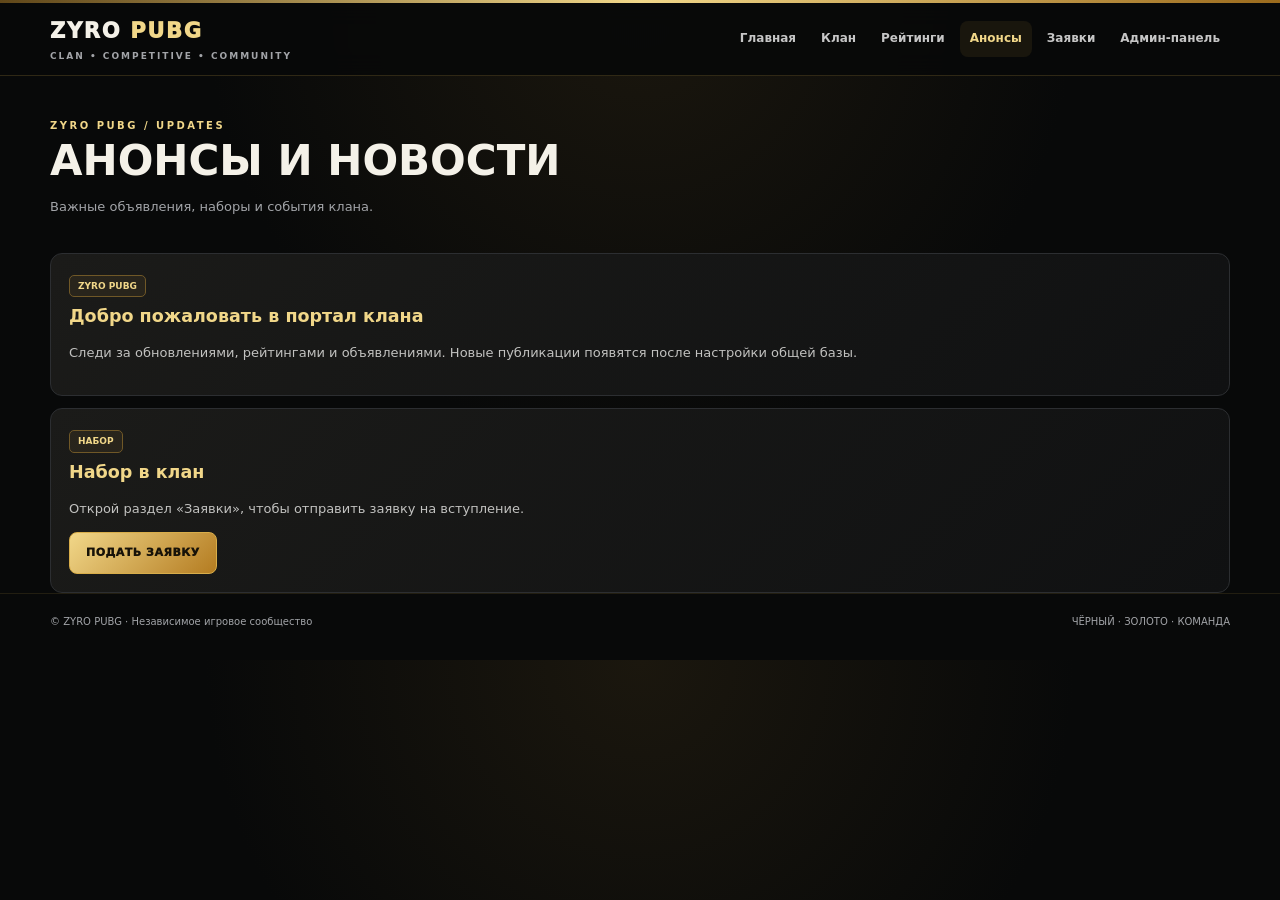
<file: news.html>
<!doctype html><html lang="ru"><head><meta charset="utf-8"><meta name="viewport" content="width=device-width,initial-scale=1"><meta name="theme-color" content="#080909"><title>Анонсы — ZYRO PUBG</title><meta name="description" content="Новости и анонсы клана ZYRO PUBG"><style>
:root{--bg:#080909;--panel:#121416;--panel2:#191b1e;--line:#2c2e31;--gold:#d8ad4a;--gold2:#f1d789;--text:#f4f1e8;--muted:#a2a4a8;--red:#d85d51;--green:#62d5a0}
*{box-sizing:border-box}html{scroll-behavior:smooth}body{margin:0;background:radial-gradient(ellipse at top,#1b170e 0,#080909 48%);color:var(--text);font:15px/1.6 system-ui,-apple-system,BlinkMacSystemFont,"Segoe UI",sans-serif}a{color:inherit;text-decoration:none}button,input,textarea,select{font:inherit}.wrap{width:min(1180px,calc(100% - 28px));margin:auto}.topline{height:3px;background:linear-gradient(90deg,#604719,var(--gold2),#9b6b1d)}header{position:sticky;top:0;z-index:20;background:#080909ed;backdrop-filter:blur(12px);border-bottom:1px solid #d8ad4a30}.nav{min-height:72px;display:flex;align-items:center;justify-content:space-between;gap:16px}.brand{font-size:21px;font-weight:1000;letter-spacing:1.7px}.brand span{color:var(--gold2)}.brand small{display:block;font-size:9px;letter-spacing:2px;color:var(--muted);font-weight:700}.navlinks{display:flex;gap:5px;align-items:center;flex-wrap:wrap}.navlinks a{padding:8px 10px;border-radius:8px;color:#c6c6c6;font-size:12px;font-weight:800}.navlinks a:hover,.navlinks a.active{background:#d8ad4a16;color:var(--gold2)}.menu-btn{display:none;background:#191b1e;border:1px solid var(--line);color:var(--gold2);border-radius:8px;padding:8px 10px}.hero{display:grid;grid-template-columns:1.2fr .8fr;gap:25px;align-items:center;padding:65px 0 50px;min-height:450px}.eyebrow{color:var(--gold2);font-size:10px;letter-spacing:2.5px;font-weight:900}.hero h1{font-size:clamp(42px,7vw,78px);line-height:.98;letter-spacing:-2px;margin:16px 0}.hero h1 span{color:var(--gold2);text-shadow:0 0 35px #d8ad4a25}.lead{color:#c5c4bf;max-width:650px;font-size:16px}.actions{display:flex;gap:10px;flex-wrap:wrap;margin:22px 0}.btn{display:inline-flex;align-items:center;justify-content:center;border:1px solid var(--gold);background:linear-gradient(135deg,var(--gold2),#b47c21);color:#171208;padding:11px 16px;border-radius:8px;font-size:11px;font-weight:1000;letter-spacing:.5px;cursor:pointer}.btn.ghost,.btn.secondary{background:#17191b;color:var(--gold2);border-color:#45403a}.form-note,.muted{font-size:11px;color:var(--muted)}.hero-art{min-height:310px;display:grid;place-items:center;border:1px solid #d8ad4a35;border-radius:20px;background:radial-gradient(circle,#4b371b 0,#17130d 38%,#101112 72%);overflow:hidden;position:relative}.hero-art:before{content:"ZYRO";font-size:100px;font-weight:1000;color:#d8ad4a0c;position:absolute;bottom:0}.fighter{width:190px;height:265px;position:relative;z-index:1}.helmet{position:absolute;top:12px;left:37px;width:116px;height:82px;border-radius:55px 55px 28px 28px;background:linear-gradient(140deg,#f5d77b,#76602f 42%,#191a1a 70%);border:4px solid #c9a249;box-shadow:0 0 22px #d8ad4a25}.helmet:after{content:"";position:absolute;left:4px;right:4px;bottom:10px;height:13px;background:#111;border:2px solid #c9a249;border-radius:5px}.face{position:absolute;top:77px;left:62px;width:66px;height:60px;background:#b98b61;border-radius:15px 15px 25px 25px;border:3px solid #202020}.face:after{content:"";position:absolute;top:21px;left:8px;width:46px;height:5px;border-top:3px solid #211d19;border-bottom:3px solid #211d19}.shirt{position:absolute;top:129px;left:19px;width:152px;height:128px;background:linear-gradient(120deg,#f4f0e5,#a7a49b);clip-path:polygon(25% 0,75% 0,100% 35%,82% 100%,18% 100%,0 35%);border:0}.tie{position:absolute;top:132px;left:86px;width:20px;height:88px;background:#161616;clip-path:polygon(0 0,100% 0,75% 100%,50% 86%,25% 100%)}.badge{position:absolute;top:165px;left:32px;background:#121212;color:var(--gold2);border:1px solid var(--gold);padding:3px 7px;font-size:8px;font-weight:900;letter-spacing:1px}.section{padding:25px 0 55px}.section-title{display:flex;justify-content:space-between;align-items:end;gap:15px;margin-bottom:18px}.section-title h2,.pagehead h1{margin:4px 0;font-size:clamp(27px,4vw,42px);line-height:1.1}.section-title p,.pagehead p{color:var(--muted);font-size:12px}.grid{display:grid;grid-template-columns:repeat(3,1fr);gap:12px}.tile,.panel,.player-button,.profile-card,.stat{border:1px solid var(--line);border-radius:13px;background:linear-gradient(145deg,#191b1e,#101112);padding:18px}.tile{transition:transform .2s,border-color .2s}.tile:hover{transform:translateY(-3px);border-color:#94722e}.ico{color:var(--gold2);font-size:25px}.tile h3{margin:8px 0;color:var(--gold2);font-size:14px}.tile p{margin:0;color:#aeb0b2;font-size:12px}.footer{border-top:1px solid #d8ad4a20;color:var(--muted);font-size:10px;padding:20px 0 30px}.footer .wrap{display:flex;justify-content:space-between;gap:10px;flex-wrap:wrap}.pagehead{padding:42px 0 22px}.pagehead p{max-width:750px;font-size:13px}.roster-layout{display:grid;grid-template-columns:300px 1fr;gap:14px}.roster-list{display:grid;gap:8px;align-content:start}.player-button{width:100%;text-align:left;display:flex;align-items:center;justify-content:space-between;color:var(--text);cursor:pointer}.player-button.active,.player-button:hover{border-color:var(--gold);background:#2a2212}.player-button small{display:block;color:var(--muted)}.player-button b{color:var(--gold2)}.profile-card{display:grid;grid-template-columns:190px 1fr;gap:20px;align-items:center;min-height:300px;animation:appear .3s ease}.profile-card .hero-art{min-height:260px}.profile-card h2{color:var(--gold2);font-size:28px;margin:5px 0}.profile-card .id{display:inline-block;background:#0b0c0d;border:1px solid var(--line);padding:8px 10px;border-radius:7px;font-family:monospace}.stats{display:grid;grid-template-columns:repeat(3,1fr);gap:10px;margin:18px 0}.stat strong{display:block;color:var(--gold2);font-size:21px}.stat span{font-size:10px;color:var(--muted)}.table-wrap{overflow:auto;border:1px solid var(--line);border-radius:10px}table{border-collapse:collapse;width:100%;min-width:560px;background:#111314}th,td{text-align:left;padding:12px;border-bottom:1px solid var(--line);font-size:12px}th{color:var(--gold2);font-size:10px;text-transform:uppercase;letter-spacing:1px}td{color:#ddd}.rank{color:var(--gold2);font-weight:900}.news-list{display:grid;gap:12px}.news-card{padding:18px;border:1px solid var(--line);border-radius:12px;background:linear-gradient(135deg,#1b1b19,#101112)}.news-card h3{margin:5px 0;color:var(--gold2)}.news-card p{color:#c2c2c0;font-size:13px}.tag{display:inline-block;border:1px solid #705827;background:#d8ad4a12;color:var(--gold2);padding:3px 8px;border-radius:5px;font-size:9px;font-weight:900}.form-grid{display:grid;grid-template-columns:1fr 1fr;gap:12px}.field{display:grid;gap:5px;margin-bottom:13px}.field label{font-size:11px;color:var(--gold2);font-weight:800}.field input,.field textarea,.field select{width:100%;background:#090a0b;border:1px solid #3a3b3d;color:var(--text);border-radius:8px;padding:11px;outline:none}.field textarea{min-height:100px;resize:vertical}.field input:focus,.field textarea:focus,.field select:focus{border-color:var(--gold)}.notice{padding:12px;background:#292111;border:1px solid #6c5427;color:#ddca94;border-radius:9px;font-size:11px;margin:12px 0}.hidden{display:none!important}.admin-layout{display:grid;grid-template-columns:220px 1fr;gap:14px}.admin-nav{display:grid;gap:7px;align-content:start}.admin-nav button{background:#17191b;border:1px solid var(--line);border-radius:8px;padding:10px;text-align:left;color:var(--text);cursor:pointer}.admin-nav button.active{border-color:var(--gold);color:var(--gold2)}.admin-view{display:none}.admin-view.active{display:block}.toast{padding:10px;color:var(--green);font-size:12px}.profile-mini{display:flex;gap:10px;align-items:center}.profile-mini .fighter{transform:scale(.45);transform-origin:top left;margin-right:-90px;margin-bottom:-140px}.empty{padding:22px;text-align:center;color:var(--muted);border:1px dashed var(--line);border-radius:10px}@keyframes appear{from{opacity:0;transform:translateY(8px)}to{opacity:1;transform:translateY(0)}}@media(max-width:780px){.nav{padding:10px 0;flex-wrap:wrap}.menu-btn{display:block}.navlinks{display:none;width:100%;flex-direction:column;align-items:stretch}.navlinks.open{display:flex}.navlinks a{padding:11px}.hero{grid-template-columns:1fr;padding-top:35px}.hero-art{min-height:280px}.grid{grid-template-columns:1fr 1fr}.roster-layout,.admin-layout{grid-template-columns:1fr}.profile-card{grid-template-columns:1fr}.profile-card .hero-art{min-height:220px}.form-grid{grid-template-columns:1fr}.stats{grid-template-columns:1fr 1fr}}@media(max-width:450px){.grid{grid-template-columns:1fr}.hero h1{font-size:46px}.section-title{align-items:start;flex-direction:column}.footer .wrap{flex-direction:column}}
</style></head><body><div class="topline"></div><header><div class="wrap nav"><a class="brand" href="index.html">ZYRO <span>PUBG</span><small>CLAN • COMPETITIVE • COMMUNITY</small></a><button class="menu-btn" aria-label="Открыть меню" onclick="document.querySelector('.navlinks').classList.toggle('open')">☰ МЕНЮ</button><nav class="navlinks"><a href="index.html" class="">Главная</a><a href="clan.html" class="">Клан</a><a href="ratings.html" class="">Рейтинги</a><a href="news.html" class="active">Анонсы</a><a href="apply.html" class="">Заявки</a><a href="admin.html" class="">Админ-панель</a></nav></div></header><main><section class="wrap"><div class="pagehead"><div class="eyebrow">ZYRO PUBG / UPDATES</div><h1>АНОНСЫ И НОВОСТИ</h1><p>Важные объявления, наборы и события клана.</p></div><div class="news-list" id="news-list"><article class="news-card"><span class="tag">ZYRO PUBG</span><h3>Добро пожаловать в портал клана</h3><p>Следи за обновлениями, рейтингами и объявлениями. Новые публикации появятся после настройки общей базы.</p></article><article class="news-card"><span class="tag">НАБОР</span><h3>Набор в клан</h3><p>Открой раздел «Заявки», чтобы отправить заявку на вступление.</p><a class="btn" href="apply.html">ПОДАТЬ ЗАЯВКУ</a></article></div></section></main><footer class="footer"><div class="wrap"><span>© ZYRO PUBG · Независимое игровое сообщество</span><span>ЧЁРНЫЙ · ЗОЛОТО · КОМАНДА</span></div></footer><script></script></body></html>
</file>
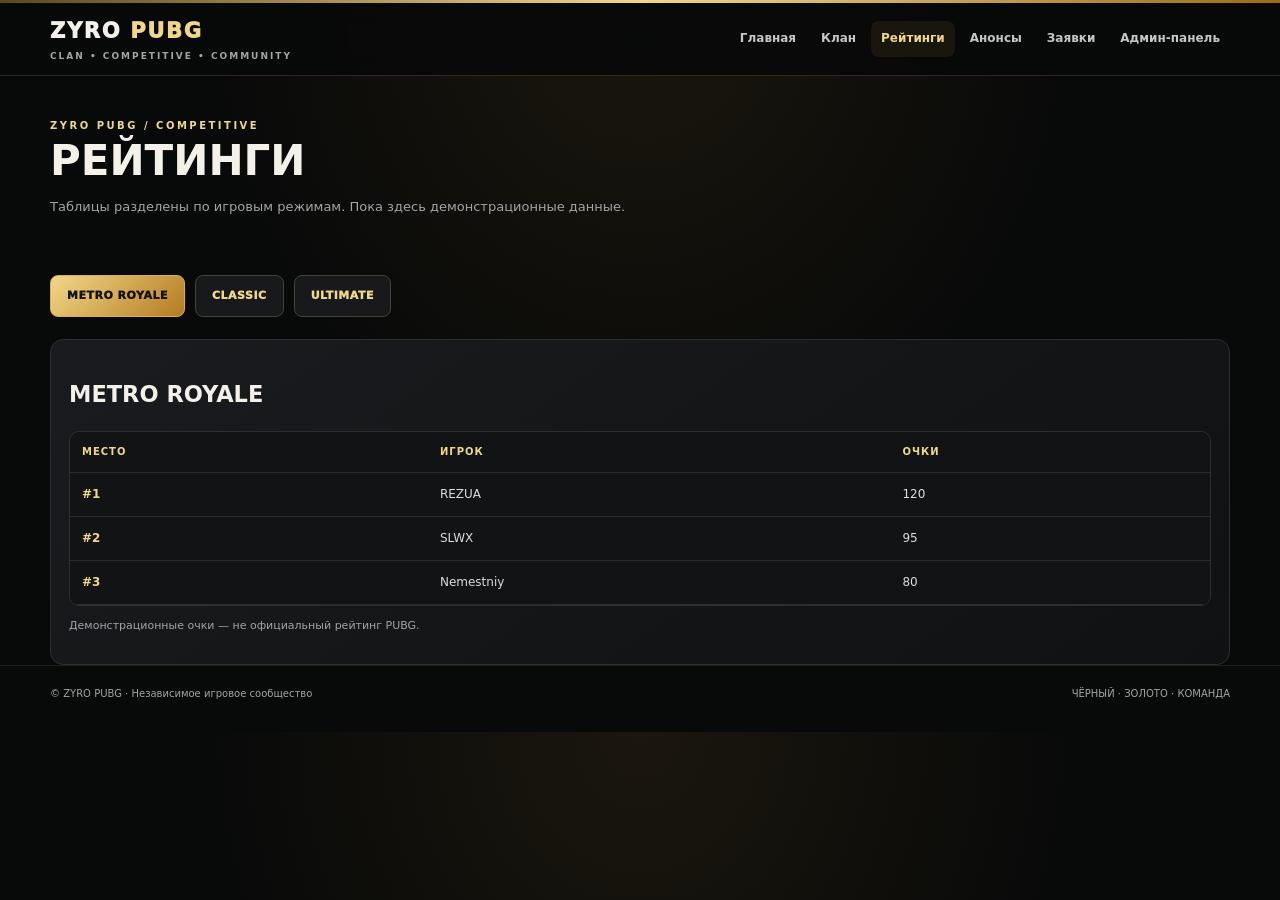
<file: ratings.html>
<!doctype html><html lang="ru"><head><meta charset="utf-8"><meta name="viewport" content="width=device-width,initial-scale=1"><meta name="theme-color" content="#080909"><title>Рейтинги — ZYRO PUBG</title><meta name="description" content="Рейтинги клана ZYRO PUBG"><style>
:root{--bg:#080909;--panel:#121416;--panel2:#191b1e;--line:#2c2e31;--gold:#d8ad4a;--gold2:#f1d789;--text:#f4f1e8;--muted:#a2a4a8;--red:#d85d51;--green:#62d5a0}
*{box-sizing:border-box}html{scroll-behavior:smooth}body{margin:0;background:radial-gradient(ellipse at top,#1b170e 0,#080909 48%);color:var(--text);font:15px/1.6 system-ui,-apple-system,BlinkMacSystemFont,"Segoe UI",sans-serif}a{color:inherit;text-decoration:none}button,input,textarea,select{font:inherit}.wrap{width:min(1180px,calc(100% - 28px));margin:auto}.topline{height:3px;background:linear-gradient(90deg,#604719,var(--gold2),#9b6b1d)}header{position:sticky;top:0;z-index:20;background:#080909ed;backdrop-filter:blur(12px);border-bottom:1px solid #d8ad4a30}.nav{min-height:72px;display:flex;align-items:center;justify-content:space-between;gap:16px}.brand{font-size:21px;font-weight:1000;letter-spacing:1.7px}.brand span{color:var(--gold2)}.brand small{display:block;font-size:9px;letter-spacing:2px;color:var(--muted);font-weight:700}.navlinks{display:flex;gap:5px;align-items:center;flex-wrap:wrap}.navlinks a{padding:8px 10px;border-radius:8px;color:#c6c6c6;font-size:12px;font-weight:800}.navlinks a:hover,.navlinks a.active{background:#d8ad4a16;color:var(--gold2)}.menu-btn{display:none;background:#191b1e;border:1px solid var(--line);color:var(--gold2);border-radius:8px;padding:8px 10px}.hero{display:grid;grid-template-columns:1.2fr .8fr;gap:25px;align-items:center;padding:65px 0 50px;min-height:450px}.eyebrow{color:var(--gold2);font-size:10px;letter-spacing:2.5px;font-weight:900}.hero h1{font-size:clamp(42px,7vw,78px);line-height:.98;letter-spacing:-2px;margin:16px 0}.hero h1 span{color:var(--gold2);text-shadow:0 0 35px #d8ad4a25}.lead{color:#c5c4bf;max-width:650px;font-size:16px}.actions{display:flex;gap:10px;flex-wrap:wrap;margin:22px 0}.btn{display:inline-flex;align-items:center;justify-content:center;border:1px solid var(--gold);background:linear-gradient(135deg,var(--gold2),#b47c21);color:#171208;padding:11px 16px;border-radius:8px;font-size:11px;font-weight:1000;letter-spacing:.5px;cursor:pointer}.btn.ghost,.btn.secondary{background:#17191b;color:var(--gold2);border-color:#45403a}.form-note,.muted{font-size:11px;color:var(--muted)}.hero-art{min-height:310px;display:grid;place-items:center;border:1px solid #d8ad4a35;border-radius:20px;background:radial-gradient(circle,#4b371b 0,#17130d 38%,#101112 72%);overflow:hidden;position:relative}.hero-art:before{content:"ZYRO";font-size:100px;font-weight:1000;color:#d8ad4a0c;position:absolute;bottom:0}.fighter{width:190px;height:265px;position:relative;z-index:1}.helmet{position:absolute;top:12px;left:37px;width:116px;height:82px;border-radius:55px 55px 28px 28px;background:linear-gradient(140deg,#f5d77b,#76602f 42%,#191a1a 70%);border:4px solid #c9a249;box-shadow:0 0 22px #d8ad4a25}.helmet:after{content:"";position:absolute;left:4px;right:4px;bottom:10px;height:13px;background:#111;border:2px solid #c9a249;border-radius:5px}.face{position:absolute;top:77px;left:62px;width:66px;height:60px;background:#b98b61;border-radius:15px 15px 25px 25px;border:3px solid #202020}.face:after{content:"";position:absolute;top:21px;left:8px;width:46px;height:5px;border-top:3px solid #211d19;border-bottom:3px solid #211d19}.shirt{position:absolute;top:129px;left:19px;width:152px;height:128px;background:linear-gradient(120deg,#f4f0e5,#a7a49b);clip-path:polygon(25% 0,75% 0,100% 35%,82% 100%,18% 100%,0 35%);border:0}.tie{position:absolute;top:132px;left:86px;width:20px;height:88px;background:#161616;clip-path:polygon(0 0,100% 0,75% 100%,50% 86%,25% 100%)}.badge{position:absolute;top:165px;left:32px;background:#121212;color:var(--gold2);border:1px solid var(--gold);padding:3px 7px;font-size:8px;font-weight:900;letter-spacing:1px}.section{padding:25px 0 55px}.section-title{display:flex;justify-content:space-between;align-items:end;gap:15px;margin-bottom:18px}.section-title h2,.pagehead h1{margin:4px 0;font-size:clamp(27px,4vw,42px);line-height:1.1}.section-title p,.pagehead p{color:var(--muted);font-size:12px}.grid{display:grid;grid-template-columns:repeat(3,1fr);gap:12px}.tile,.panel,.player-button,.profile-card,.stat{border:1px solid var(--line);border-radius:13px;background:linear-gradient(145deg,#191b1e,#101112);padding:18px}.tile{transition:transform .2s,border-color .2s}.tile:hover{transform:translateY(-3px);border-color:#94722e}.ico{color:var(--gold2);font-size:25px}.tile h3{margin:8px 0;color:var(--gold2);font-size:14px}.tile p{margin:0;color:#aeb0b2;font-size:12px}.footer{border-top:1px solid #d8ad4a20;color:var(--muted);font-size:10px;padding:20px 0 30px}.footer .wrap{display:flex;justify-content:space-between;gap:10px;flex-wrap:wrap}.pagehead{padding:42px 0 22px}.pagehead p{max-width:750px;font-size:13px}.roster-layout{display:grid;grid-template-columns:300px 1fr;gap:14px}.roster-list{display:grid;gap:8px;align-content:start}.player-button{width:100%;text-align:left;display:flex;align-items:center;justify-content:space-between;color:var(--text);cursor:pointer}.player-button.active,.player-button:hover{border-color:var(--gold);background:#2a2212}.player-button small{display:block;color:var(--muted)}.player-button b{color:var(--gold2)}.profile-card{display:grid;grid-template-columns:190px 1fr;gap:20px;align-items:center;min-height:300px;animation:appear .3s ease}.profile-card .hero-art{min-height:260px}.profile-card h2{color:var(--gold2);font-size:28px;margin:5px 0}.profile-card .id{display:inline-block;background:#0b0c0d;border:1px solid var(--line);padding:8px 10px;border-radius:7px;font-family:monospace}.stats{display:grid;grid-template-columns:repeat(3,1fr);gap:10px;margin:18px 0}.stat strong{display:block;color:var(--gold2);font-size:21px}.stat span{font-size:10px;color:var(--muted)}.table-wrap{overflow:auto;border:1px solid var(--line);border-radius:10px}table{border-collapse:collapse;width:100%;min-width:560px;background:#111314}th,td{text-align:left;padding:12px;border-bottom:1px solid var(--line);font-size:12px}th{color:var(--gold2);font-size:10px;text-transform:uppercase;letter-spacing:1px}td{color:#ddd}.rank{color:var(--gold2);font-weight:900}.news-list{display:grid;gap:12px}.news-card{padding:18px;border:1px solid var(--line);border-radius:12px;background:linear-gradient(135deg,#1b1b19,#101112)}.news-card h3{margin:5px 0;color:var(--gold2)}.news-card p{color:#c2c2c0;font-size:13px}.tag{display:inline-block;border:1px solid #705827;background:#d8ad4a12;color:var(--gold2);padding:3px 8px;border-radius:5px;font-size:9px;font-weight:900}.form-grid{display:grid;grid-template-columns:1fr 1fr;gap:12px}.field{display:grid;gap:5px;margin-bottom:13px}.field label{font-size:11px;color:var(--gold2);font-weight:800}.field input,.field textarea,.field select{width:100%;background:#090a0b;border:1px solid #3a3b3d;color:var(--text);border-radius:8px;padding:11px;outline:none}.field textarea{min-height:100px;resize:vertical}.field input:focus,.field textarea:focus,.field select:focus{border-color:var(--gold)}.notice{padding:12px;background:#292111;border:1px solid #6c5427;color:#ddca94;border-radius:9px;font-size:11px;margin:12px 0}.hidden{display:none!important}.admin-layout{display:grid;grid-template-columns:220px 1fr;gap:14px}.admin-nav{display:grid;gap:7px;align-content:start}.admin-nav button{background:#17191b;border:1px solid var(--line);border-radius:8px;padding:10px;text-align:left;color:var(--text);cursor:pointer}.admin-nav button.active{border-color:var(--gold);color:var(--gold2)}.admin-view{display:none}.admin-view.active{display:block}.toast{padding:10px;color:var(--green);font-size:12px}.profile-mini{display:flex;gap:10px;align-items:center}.profile-mini .fighter{transform:scale(.45);transform-origin:top left;margin-right:-90px;margin-bottom:-140px}.empty{padding:22px;text-align:center;color:var(--muted);border:1px dashed var(--line);border-radius:10px}@keyframes appear{from{opacity:0;transform:translateY(8px)}to{opacity:1;transform:translateY(0)}}@media(max-width:780px){.nav{padding:10px 0;flex-wrap:wrap}.menu-btn{display:block}.navlinks{display:none;width:100%;flex-direction:column;align-items:stretch}.navlinks.open{display:flex}.navlinks a{padding:11px}.hero{grid-template-columns:1fr;padding-top:35px}.hero-art{min-height:280px}.grid{grid-template-columns:1fr 1fr}.roster-layout,.admin-layout{grid-template-columns:1fr}.profile-card{grid-template-columns:1fr}.profile-card .hero-art{min-height:220px}.form-grid{grid-template-columns:1fr}.stats{grid-template-columns:1fr 1fr}}@media(max-width:450px){.grid{grid-template-columns:1fr}.hero h1{font-size:46px}.section-title{align-items:start;flex-direction:column}.footer .wrap{flex-direction:column}}
</style></head><body><div class="topline"></div><header><div class="wrap nav"><a class="brand" href="index.html">ZYRO <span>PUBG</span><small>CLAN • COMPETITIVE • COMMUNITY</small></a><button class="menu-btn" aria-label="Открыть меню" onclick="document.querySelector('.navlinks').classList.toggle('open')">☰ МЕНЮ</button><nav class="navlinks"><a href="index.html" class="">Главная</a><a href="clan.html" class="">Клан</a><a href="ratings.html" class="active">Рейтинги</a><a href="news.html" class="">Анонсы</a><a href="apply.html" class="">Заявки</a><a href="admin.html" class="">Админ-панель</a></nav></div></header><main><section class="wrap"><div class="pagehead"><div class="eyebrow">ZYRO PUBG / COMPETITIVE</div><h1>РЕЙТИНГИ</h1><p>Таблицы разделены по игровым режимам. Пока здесь демонстрационные данные.</p></div><div class="actions"><button class="btn" onclick="showMode('metro')">METRO ROYALE</button><button class="btn ghost" onclick="showMode('classic')">CLASSIC</button><button class="btn ghost" onclick="showMode('ultimate')">ULTIMATE</button></div><div id="rating-table" class="panel"></div></section></main><footer class="footer"><div class="wrap"><span>© ZYRO PUBG · Независимое игровое сообщество</span><span>ЧЁРНЫЙ · ЗОЛОТО · КОМАНДА</span></div></footer><script>const data={metro:[["REZUA",120],["SLWX",95],["Nemestniy",80]],classic:[["REZUA",120],["SLWX",95],["Nemestniy",80]],ultimate:[["REZUA",120],["SLWX",95],["Nemestniy",80]]};function showMode(m){document.getElementById("rating-table").innerHTML="<h2>"+({metro:"METRO ROYALE",classic:"CLASSIC",ultimate:"ULTIMATE"}[m])+"</h2><div class=\"table-wrap\"><table><thead><tr><th>Место</th><th>Игрок</th><th>Очки</th></tr></thead><tbody>"+data[m].map((p,i)=>`<tr><td class="rank">#${i+1}</td><td>${p[0]}</td><td>${p[1]}</td></tr>`).join("")+"</tbody></table></div><p class=\"muted\">Демонстрационные очки — не официальный рейтинг PUBG.</p>"}showMode("metro");</script></body></html>
</file>
